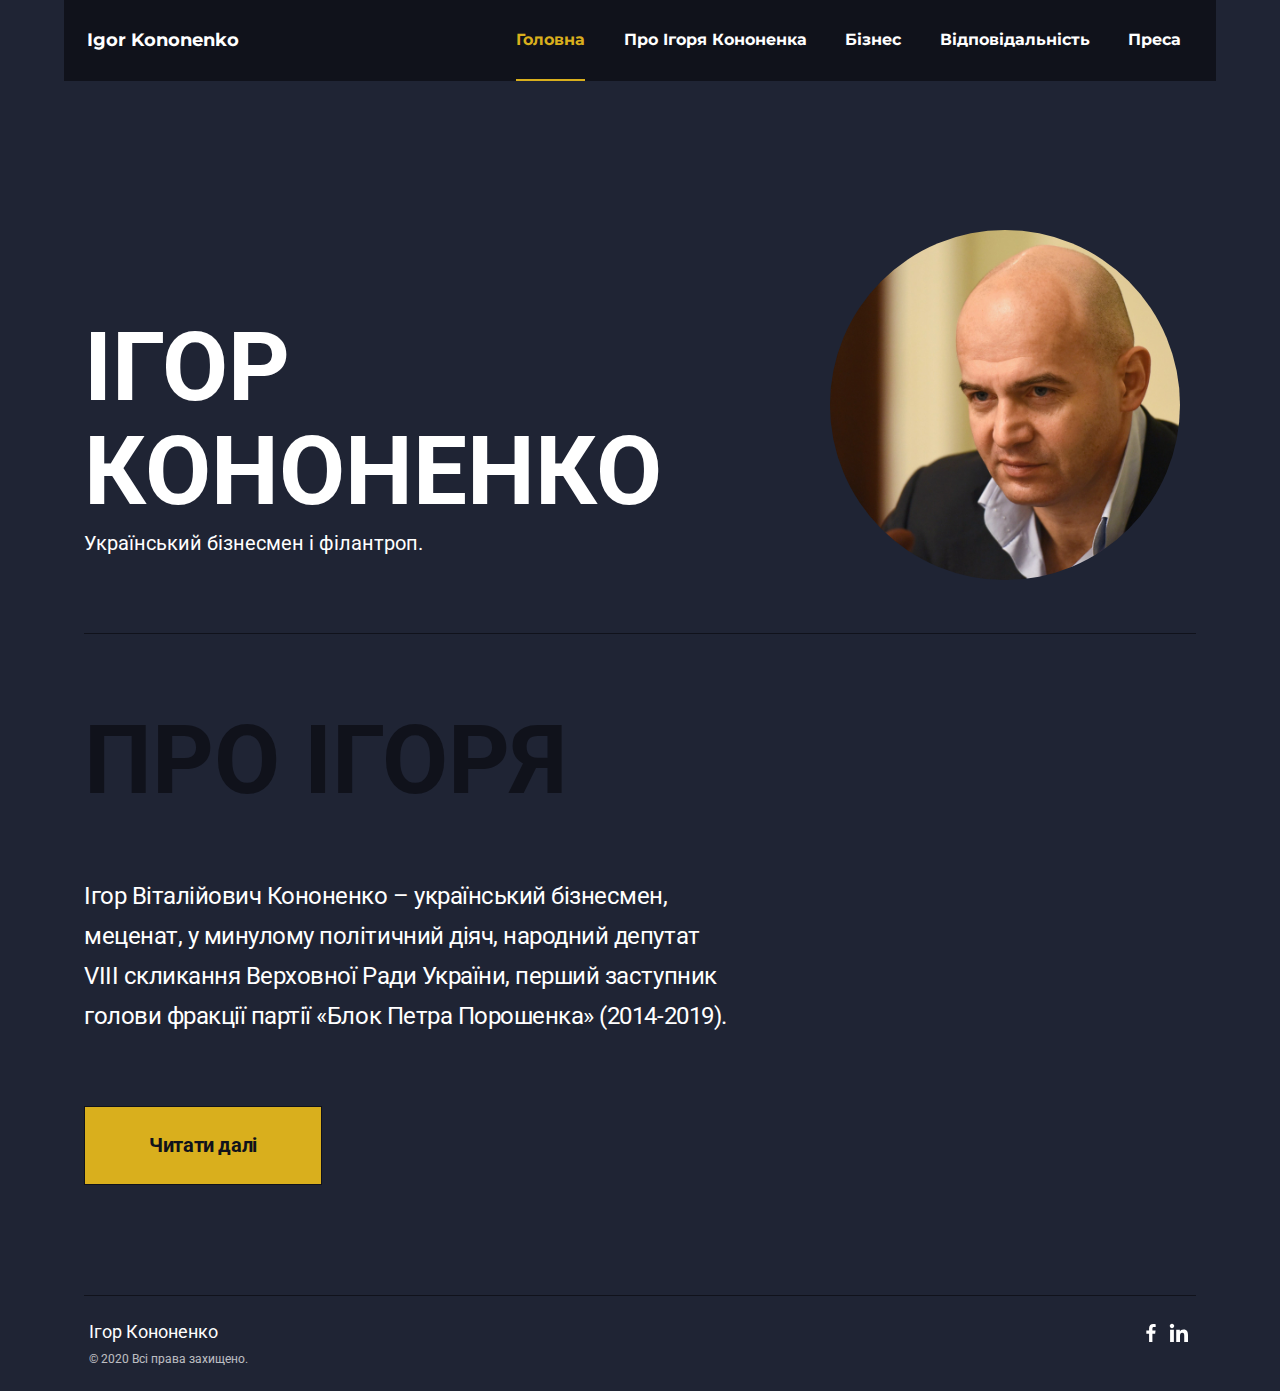
<file: index.html>
<!DOCTYPE html>
<html lang="ukr">
<head>
    <meta charset="UTF-8">
    <meta http-equiv="X-UA-Compatible" content="IE=edge">
    <meta name="viewport" content="width=device-width, initial-scale=1.0">
    <title>Document</title>
    <link rel="preconnect" href="https://fonts.gstatic.com">
    <link href="https://fonts.googleapis.com/css2?family=Montserrat&family=Roboto:wght@400;500&display=swap" rel="stylesheet">
    <link rel="stylesheet" href="css/slick.css">
    <link rel="stylesheet" href="css/jquery.fancybox.css">
    <link rel="stylesheet" href="css/reset.css">
    <link rel="stylesheet" href="css/style.css">
</head>
<body>
    <header class="header">
      <h2 class="header__name">Igor Kononenko</h2>
      <h2 class="header__mobile-name">Ігор Кононенко</h2>
      <nav class="header__navigation">
          <a class="header__list-link active" href="index.html">Головна</a>
          <a class="header__list-link" href="about.html">Про Ігоря Кононенка</a>
          <a class="header__list-link" href="bissnes.html">Бізнес</a>
          <a class="header__list-link" href="responsibylity.html">Відповідальність</a>
          <a class="header__list-link" href="press.html">Преса</a>
      </nav>
      <a class="mobile__menu-button" id="mobile-menu-btn"><img src="images/Frame.svg" alt="menu"></a>

      <!-- modal window -->
      <div class="modal" id="mobile-menu">

        <div class="modal__mobile">
          <div class="header-container">
          <h2 class="header-container-name">Ігор Кононенко</h2>
          <div class="close-btn" id="close">&times;</div>
          </div>

          <div class="mobile-menu" >
            <nav class="mobile-menu__list">
              <a href="index.html" class="mobile-menu__link">Головна</a>
              <a href="about.html" class="mobile-menu__link">Про Ігоря Кононенка</a>
              <a href="bissnes.html" class="mobile-menu__link">Бізнес</a>
              <a href="responsibylity.html" class="mobile-menu__link">Відповідальність</a>
              <a href="press.html" class="mobile-menu__link">Преса</a>
            </nav>
          </div>

          <footer class="footer">
            <div class="footer__info">
              <h3 class="footer__title">Ігор Кононенко</h3>
              <p class="footer__rights">© 2020 Всі права захищено.</p>
            </div>
          
            <div class="social-media">
              <a href="https://www.facebook.com/ihorkononenko1" class="social-media__link">
                <img class="social-media__images" src="images/facebook.svg" alt="facebook">
              </a>
              <a href="https://www.linkedin.com/in/ihor-kononenko" class="social-media__link">
                <img class="social-media__images" src="images/linkedin.svg" alt="linkedin">
              </a>
            </div>
          </footer>
        </div>
      </div>
    </header>

    <main class="title-page">
        <div class="info">
            <h1 class="info__title">ІГОР <br> КОНОНЕНКО</h1>
            <p class="info__info">Український бізнесмен і філантроп.</p>
            <img class="info__photo" src="images/kononenko.jpg" alt="photo" >
        </div>

        <div class="about">
            <h2 class="about__title">ПРО ІГОРЯ</h2>
            <h2 class="about__title--mobile"><b>ПРО ІГОРЯ КОНОНЕНКА</b></h2>
            <p class="about__info">Ігор Віталійович Кононенко – український бізнесмен, меценат, у минулому політичний діяч, народний депутат VIII скликання
            Верховної Ради України, перший заступник голови фракції партії «Блок Петра Порошенка» (2014-2019).</p>
        
        <a href="about.html" class="about__button">Читати далі</a>
        </div>
    </main>

    <footer class="footer">
        <div class="footer__info">
        <h3 class="footer__title">Ігор Кононенко</h3>
        <p class="footer__rights">© 2020 Всі права захищено.</p>
        </div>

        <div class="social-media">
             <a href="https://www.facebook.com/ihorkononenko1" class="social-media__link">
                <img class="social-media__images" src="images/facebook.svg" alt="facebook">
            </a>
            <a href="https://www.linkedin.com/in/ihor-kononenko" class="social-media__link">
                <img class="social-media__images" src="images/linkedin.svg" alt="linkedin">
            </a>
        </div>
    </footer>

        <script src="js/modal.js"></script>
        <script src="https://ajax.googleapis.com/ajax/libs/jquery/3.4.1/jquery.min.js"></script>
        <script src="js/slick.min.js"></script>
        <script src="js/jquery.fancybox.min.js"></script>
        <script src="js/main.js"></script>
  </body>
</html>
</file>
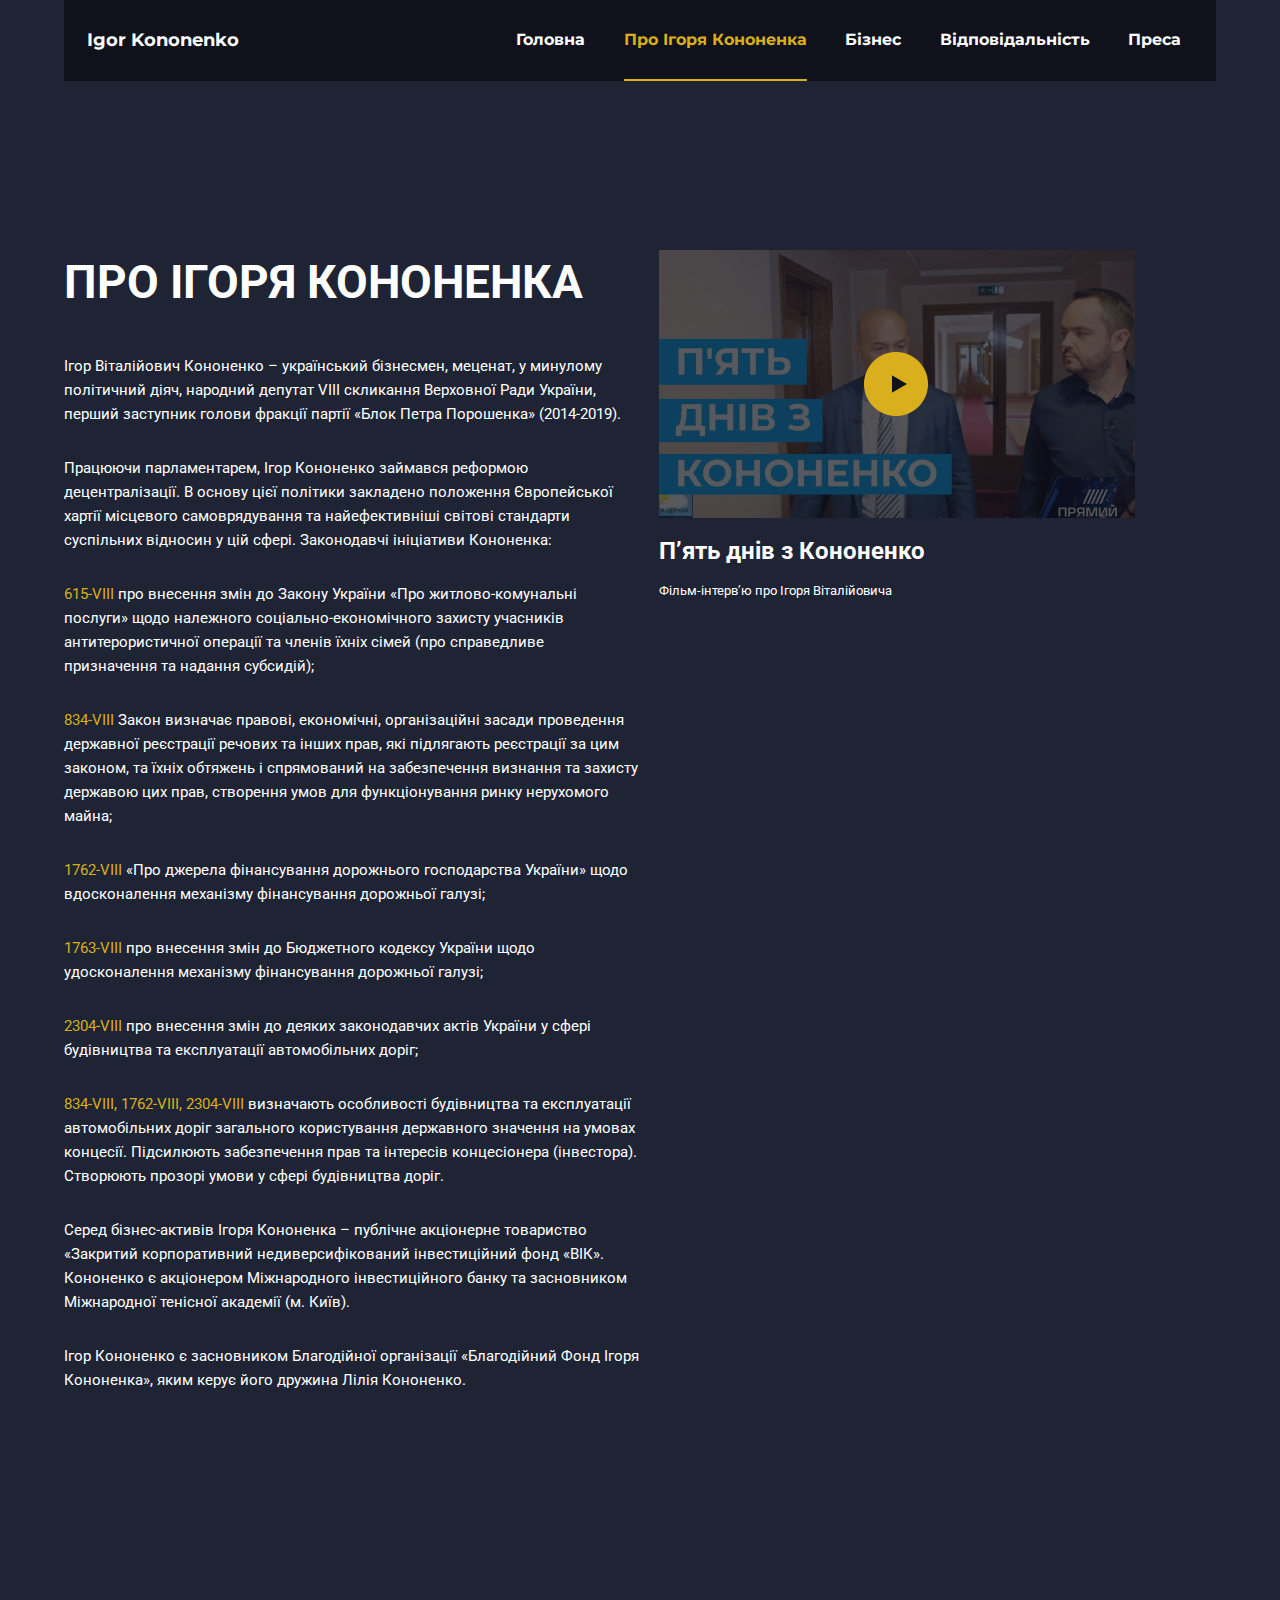
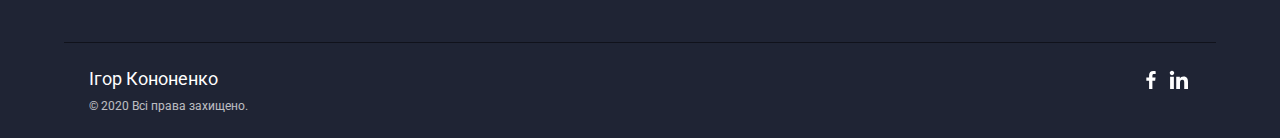
<file: about.html>
<!DOCTYPE html>
<html lang="ukr">
<head>
    <meta charset="UTF-8">
    <meta http-equiv="X-UA-Compatible" content="IE=edge">
    <meta name="viewport" content="width=device-width, initial-scale=1.0">
    <title>Document</title>
    <link rel="preconnect" href="https://fonts.gstatic.com">
    <link href="https://fonts.googleapis.com/css2?family=Montserrat&family=Roboto:wght@400;500&display=swap"rel="stylesheet">
    <link rel="stylesheet" href="css/slick.css">
    <link rel="stylesheet" href="css/jquery.fancybox.css">
    <link rel="stylesheet" href="css/reset.css">
    <link rel="stylesheet" href="css/style.css">
</head>

<body>
    <header class="header">
      <h2 class="header__name">Igor Kononenko</h2>
      <h2 class="header__mobile-name">Ігор Кононенко</h2>
      <nav class="header__navigation">
        <a class="header__list-link" href="index.html">Головна</a>
        <a class="header__list-link active" href="about.html">Про Ігоря Кононенка</a>
        <a class="header__list-link" href="bissnes.html">Бізнес</a>
        <a class="header__list-link" href="responsibylity.html">Відповідальність</a>
        <a class="header__list-link" href="press.html">Преса</a>
      </nav>
      <a class="mobile__menu-button" id="mobile-menu-btn"><img src="images/Frame.svg" alt="menu"> </a>

      <!-- modal window -->
      <div class="modal" id="mobile-menu">
      
        <div class="modal__mobile">
          <div class="header-container">
            <h2 class="header-container-name">Ігор Кононенко</h2>
            <div class="close-btn" id="close">&times;</div>
          </div>
          <div class="mobile-menu">
            <nav class="mobile-menu__list">
              <a href="index.html" class="mobile-menu__link">Головна</a>
              <a href="about.html" class="mobile-menu__link">Про Ігоря Кононенка</a>
              <a href="bissnes.html" class="mobile-menu__link">Бізнес</a>
              <a href="responsibylity.html" class="mobile-menu__link">Відповідальність</a>
              <a href="press.html" class="mobile-menu__link">Преса</a>
            </nav>
          </div>
          <footer class="footer">
            <div class="footer__info">
              <h3 class="footer__title">Ігор Кононенко</h3>
              <p class="footer__rights">© 2020 Всі права захищено.</p>
            </div>
      
            <div class="social-media">
              <a href="https://www.facebook.com/ihorkononenko1" class="social-media__link">
                <img class="social-media__images" src="images/facebook.svg" alt="facebook">
              </a>
              <a href="https://www.linkedin.com/in/ihor-kononenko" class="social-media__link">
                <img class="social-media__images" src="images/linkedin.svg" alt="linkedin">
              </a>
            </div>
          </footer>
        </div>
      </div>   
    </header>

    <main class="about-page">
      <div class="about-page__wrap">
        <h1 class="about-page__title">ПРО ІГОРЯ КОНОНЕНКА</h1>
        <div class="text">
          <p class="text__info">Ігор Віталійович Кононенко – український бізнесмен, меценат, у минулому політичний діяч,
            народний депутат VIII скликання
            Верховної Ради України, перший заступник голови фракції партії «Блок Петра Порошенка» (2014-2019).
          </p>
          <p class="text__info">Працюючи парламентарем, Ігор Кононенко займався реформою децентралізації. В основу цієї
            політики закладено положення
            Європейської хартії місцевого самоврядування та найефективніші світові стандарти суспільних відносин у цій сфері.
            Законодавчі ініціативи Кононенка:
          </p>
          <p class="text__info"><span>615-VIII</span> про внесення змін до Закону України «Про житлово-комунальні послуги»
            щодо належного соціально-економічного
            захисту учасників антитерористичної операції та членів їхніх сімей (про справедливе призначення та надання
            субсидій);
          </p>
          <p class="text__info"><span>834-VIII</span> Закон визначає правові, економічні, організаційні засади проведення
            державної реєстрації речових та інших прав,
            які підлягають реєстрації за цим законом, та їхніх обтяжень і спрямований на забезпечення визнання та захисту
            державою
            цих прав, створення умов для функціонування ринку нерухомого майна; </p>
          <p class="text__info"><span>1762-VIII</span> «Про джерела фінансування дорожнього господарства України» щодо
            вдосконалення механізму фінансування
            дорожньої галузі;
          </p>
          <p class="text__info"><span>1763-VIII</span> про внесення змін до Бюджетного кодексу України щодо удосконалення
            механізму фінансування дорожньої галузі;
          </p>
          <p class="text__info"><span>2304-VIII</span> про внесення змін до деяких законодавчих актів України у сфері
            будівництва та експлуатації автомобільних
            доріг;
          </p>
          <p class="text__info"><span>834-VIII, 1762-VIII, 2304-VIII</span> визначають особливості будівництва та
            експлуатації автомобільних доріг загального
            користування державного значення на умовах концесії.
            Підсилюють забезпечення прав та інтересів концесіонера (інвестора). Створюють прозорі умови у сфері будівництва
            доріг.
          </p>
          <p class="text__info">Серед бізнес-активів Ігоря Кононенка – публічне акціонерне товариство «Закритий
            корпоративний недиверсифікований
            інвестиційний фонд «ВІК». Кононенко є акціонером Міжнародного інвестиційного банку та засновником Міжнародної
            тенісної
            академії (м. Київ).
          </p>
          <p class="text__info">Ігор Кононенко є засновником Благодійної організації «Благодійний Фонд Ігоря Кононенка»,
            яким керує його дружина Лілія
            Кононенко.
          </p>
        </div>
      </div>
        
      
      <div class="video">
          <a class="video__link" data-fancybox href="https://youtu.be/ZJv6y89V9-o">
            <img class="video__btn" src="images/video-btn.jpg" alt="#">
          </a>
          <div class="video__text">
            <h3 class="video__title">П’ять днів з Кононенко</h3>
            <p class="video__about">Фільм-інтерв’ю про Ігоря Віталійовича</p>
        </div>
      </div>

    </main>
        
    <footer class="footer">
      <div class="footer__info">
        <h3 class="footer__title">Ігор Кононенко</h3>
        <p class="footer__rights">© 2020 Всі права захищено.</p>
      </div>
    
      <div class="social-media">
        <a href="https://www.facebook.com/ihorkononenko1" class="social-media__link">
          <img class="social-media__images" src="images/facebook.svg" alt="facebook">
        </a>
        <a href="https://www.linkedin.com/in/ihor-kononenko" class="social-media__link">
          <img class="social-media__images" src="images/linkedin.svg" alt="linkedin">
        </a>
      </div>
    </footer>

        <script src="js/modal.js"></script>
        <script src="https://ajax.googleapis.com/ajax/libs/jquery/3.4.1/jquery.min.js"></script>
        <script src="js/slick.min.js"></script>
        <script src="js/jquery.fancybox.min.js"></script>
        <script src="js/main.js"></script>
</body>
 </html>
</file>
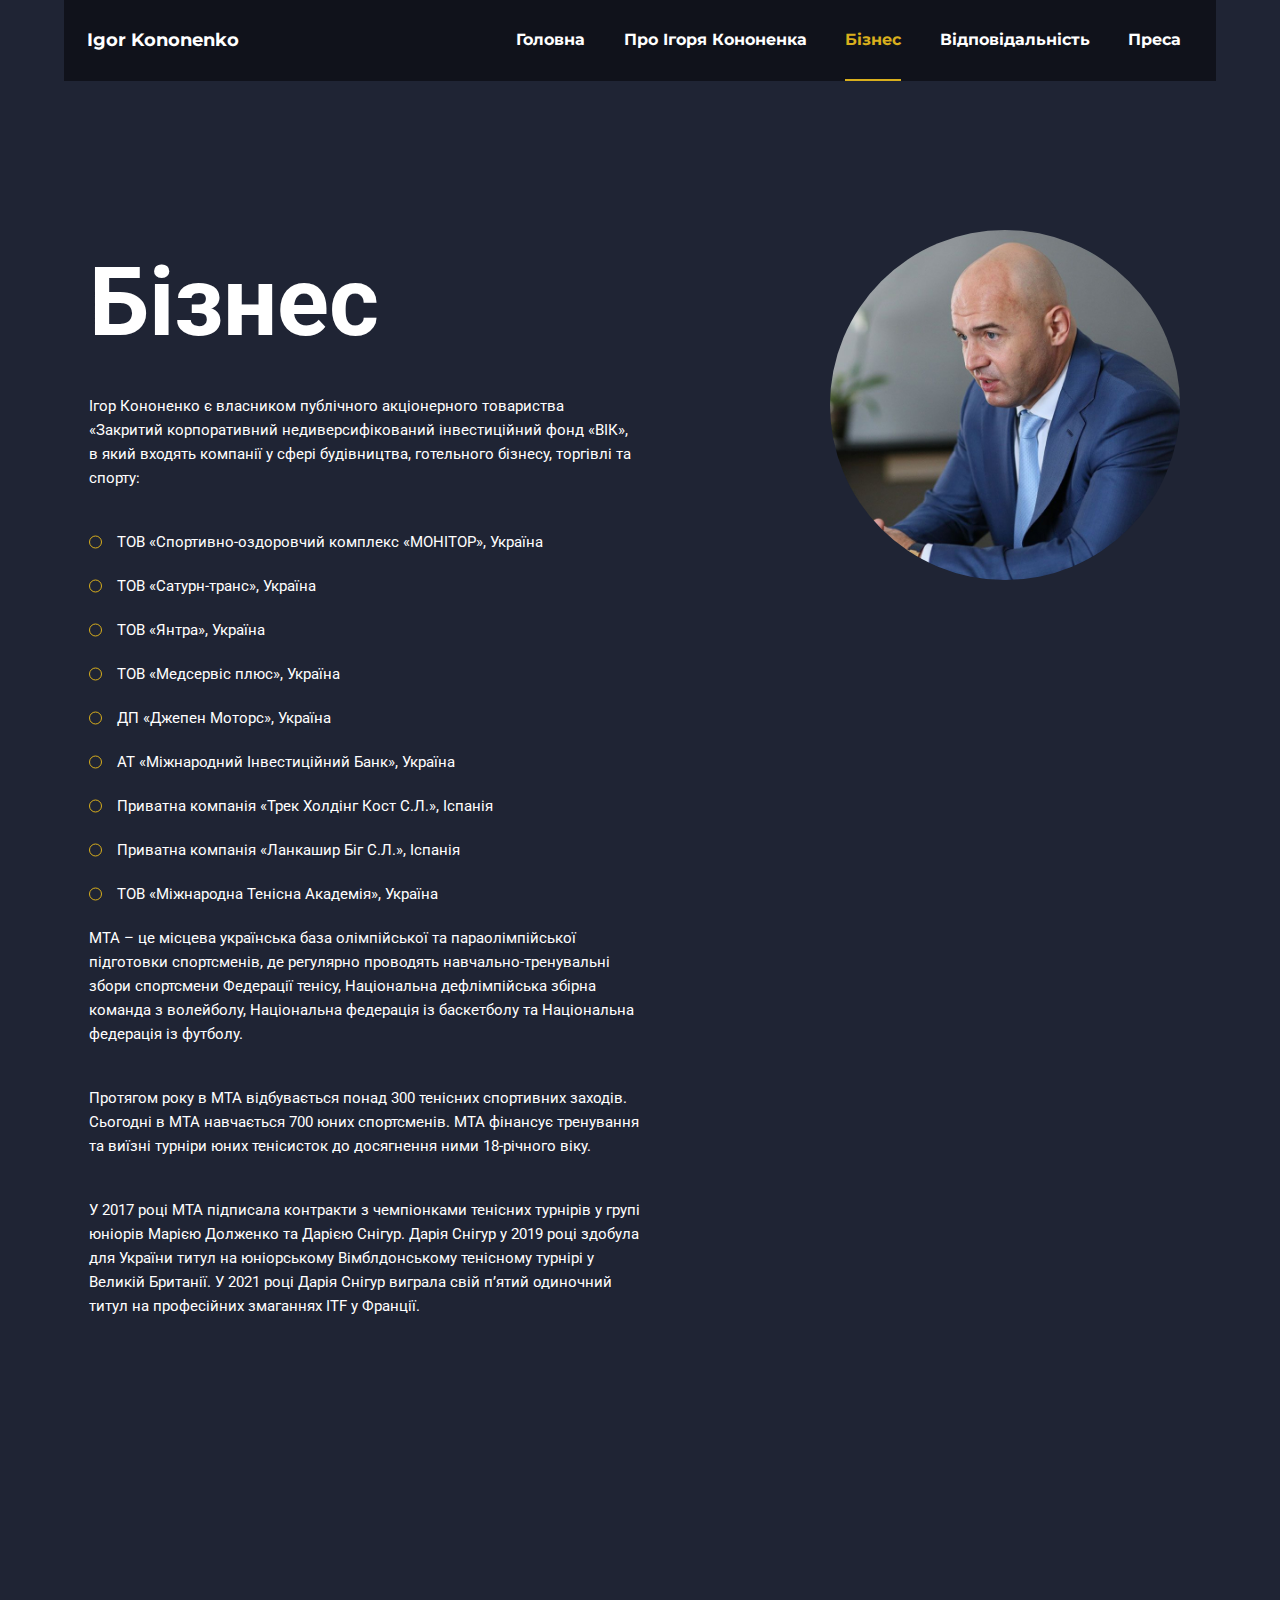
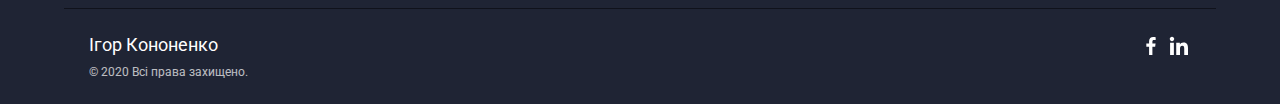
<file: bissnes.html>
<!DOCTYPE html>
<html lang="ukr">

<head>
    <meta charset="UTF-8">
    <meta http-equiv="X-UA-Compatible" content="IE=edge">
    <meta name="viewport" content="width=device-width, initial-scale=1.0">
    <title>Document</title>
    <link rel="preconnect" href="https://fonts.gstatic.com">
    <link href="https://fonts.googleapis.com/css2?family=Montserrat&family=Roboto:wght@400;500&display=swap" rel="stylesheet">
    <link rel="stylesheet" href="css/jquery.fancybox.css">
    <link rel="stylesheet" href="css/reset.css">
    <link rel="stylesheet" href="css/style.css">
</head>

<body>
    <header class="header">
      <h2 class="header__name">Igor Kononenko</h2>
    
      <h2 class="header__mobile-name">Ігор Кононенко</h2>
    
      <nav class="header__navigation">
        <a class="header__list-link" href="index.html">Головна</a>
        <a class="header__list-link" href="about.html">Про Ігоря Кононенка</a>
        <a class="header__list-link active" href="bissnes.html">Бізнес</a>
        <a class="header__list-link" href="responsibylity.html">Відповідальність</a>
        <a class="header__list-link" href="press.html">Преса</a>
      </nav>
    
      <a class="mobile__menu-button" id="mobile-menu-btn"><img src="images/Frame.svg" alt="menu"> </a>

      <!-- modal window -->
      <div class="modal" id="mobile-menu">
      
        <div class="modal__mobile">
          <div class="header-container">
            <h2 class="header-container-name">Ігор Кононенко</h2>
            <div class="close-btn" id="close">&times;</div>
          </div>
          <div class="mobile-menu">
            <nav class="mobile-menu__list">
              <a href="index.html" class="mobile-menu__link">Головна</a>
              <a href="about.html" class="mobile-menu__link">Про Ігоря Кононенка</a>
              <a href="bissnes.html" class="mobile-menu__link">Бізнес</a>
              <a href="responsibylity.html" class="mobile-menu__link">Відповідальність</a>
              <a href="press.html" class="mobile-menu__link">Преса</a>
            </nav>
          </div>
          <footer class="footer">
            <div class="footer__info">
              <h3 class="footer__title">Ігор Кононенко</h3>
              <p class="footer__rights">© 2020 Всі права захищено.</p>
            </div>
      
            <div class="social-media">
              <a href="https://www.facebook.com/ihorkononenko1" class="social-media__link">
                <img class="social-media__images" src="images/facebook.svg" alt="facebook">
              </a>
              <a href="https://www.linkedin.com/in/ihor-kononenko" class="social-media__link">
                <img class="social-media__images" src="images/linkedin.svg" alt="linkedin">
              </a>
            </div>
          </footer>
        </div>
      </div>   
    </header>

    <main class="bissnes">
      <div class="bissnes__wrap">
        <h1 class="bissnes__title">Бізнес</h1>

        <p class="bissnes__about-info">Ігор Кононенко є власником публічного акціонерного товариства «Закритий корпоративний недиверсифікований інвестиційний
        фонд «ВІК», в який входять компанії у сфері будівництва, готельного бізнесу, торгівлі та спорту:
        </p>

        <div class="bissnes__container">
          <ul class="bissnes__list">
              <li class="bissnes__list-info"><img class="bissnes__list-images" src="images/Ellipse 4.svg" alt="o"><p class="bissnes__list-text">ТОВ «Спортивно-оздоровчий комплекс «МОНІТОР», Україна</p></li>
              <li class="bissnes__list-info"><img class="bissnes__list-images" src="images/Ellipse 4.svg" alt="o"><p class="bissnes__list-text">ТОВ «Сатурн-транс», Україна</p></li>
              <li class="bissnes__list-info"><img class="bissnes__list-images" src="images/Ellipse 4.svg" alt="o"><p class="bissnes__list-text">ТОВ «Янтра», Україна</p></li>
              <li class="bissnes__list-info"><img class="bissnes__list-images" src="images/Ellipse 4.svg" alt="o"><p class="bissnes__list-text">ТОВ «Медсервіс плюс», Україна</p></li>
              <li class="bissnes__list-info"><img class="bissnes__list-images" src="images/Ellipse 4.svg" alt="o"><p class="bissnes__list-text">ДП «Джепен Моторс», Україна</p></li>
              <li class="bissnes__list-info"><img class="bissnes__list-images" src="images/Ellipse 4.svg" alt="o"><p class="bissnes__list-text">АТ «Міжнародний Інвестиційний Банк», Україна</p></li>
              <li class="bissnes__list-info"><img class="bissnes__list-images" src="images/Ellipse 4.svg" alt="o"><p class="bissnes__list-text">Приватна компанія «Трек Холдінг Кост С.Л.», Іспанія</p></li>
              <li class="bissnes__list-info"><img class="bissnes__list-images" src="images/Ellipse 4.svg" alt="o"><p class="bissnes__list-text">Приватна компанія «Ланкашир Біг С.Л.», Іспанія</p></li>
              <li class="bissnes__list-info"><img class="bissnes__list-images" src="images/Ellipse 4.svg" alt="o"><p class="bissnes__list-text">ТОВ «Міжнародна Тенісна Академія», Україна</p></li>
          </ul>
        </div>
    
        <p class="bissnes__info">МТА – це місцева українська база олімпійської та параолімпійської підготовки спортсменів, де регулярно проводять
        навчально-тренувальні збори спортсмени Федерації тенісу, Національна дефлімпійська збірна команда з волейболу,
        Національна федерація із баскетболу та Національна федерація із футболу.
        </p>
        <p class="bissnes__info">Протягом року в МТА відбувається понад 300 тенісних спортивних заходів. Сьогодні в МТА навчається 700 юних спортсменів.
        МТА фінансує тренування та виїзні турніри юних тенісисток до досягнення ними 18-річного віку.</p>
        <p class="bissnes__info">У 2017 році МТА підписала контракти з чемпіонками тенісних турнірів у групі юніорів Марією Долженко та Дарією Снігур.
        Дарія Снігур у 2019 році здобула для України титул на юніорському Вімблдонському тенісному турнірі у Великій Британії. У
        2021 році Дарія Снігур виграла свій п’ятий одиночний титул на професійних змаганнях ITF у Франції.</p>
      </div>
    
      <img class="bissnes__photo" src="images/biznes.jpg" alt="photo" >
    </main> 
    
    
    <footer class="footer">
      <div class="footer__info">
        <h3 class="footer__title">Ігор Кононенко</h3>
        <p class="footer__rights">© 2020 Всі права захищено.</p>
      </div>
    
      <div class="social-media">
        <a href="https://www.facebook.com/ihorkononenko1" class="social-media__link">
          <img class="social-media__images" src="images/facebook.svg" alt="facebook">
        </a>
        <a href="https://www.linkedin.com/in/ihor-kononenko" class="social-media__link">
          <img class="social-media__images" src="images/linkedin.svg" alt="linkedin">
        </a>
      </div>
    </footer>

    <script src="js/modal.js"></script>
    <script src="https://ajax.googleapis.com/ajax/libs/jquery/3.4.1/jquery.min.js"></script>
    <script src="js/slick.min.js"></script>
    <script src="js/jquery.fancybox.min.js"></script>
    <script src="js/main.js"></script>
</body>

</html>
</file>
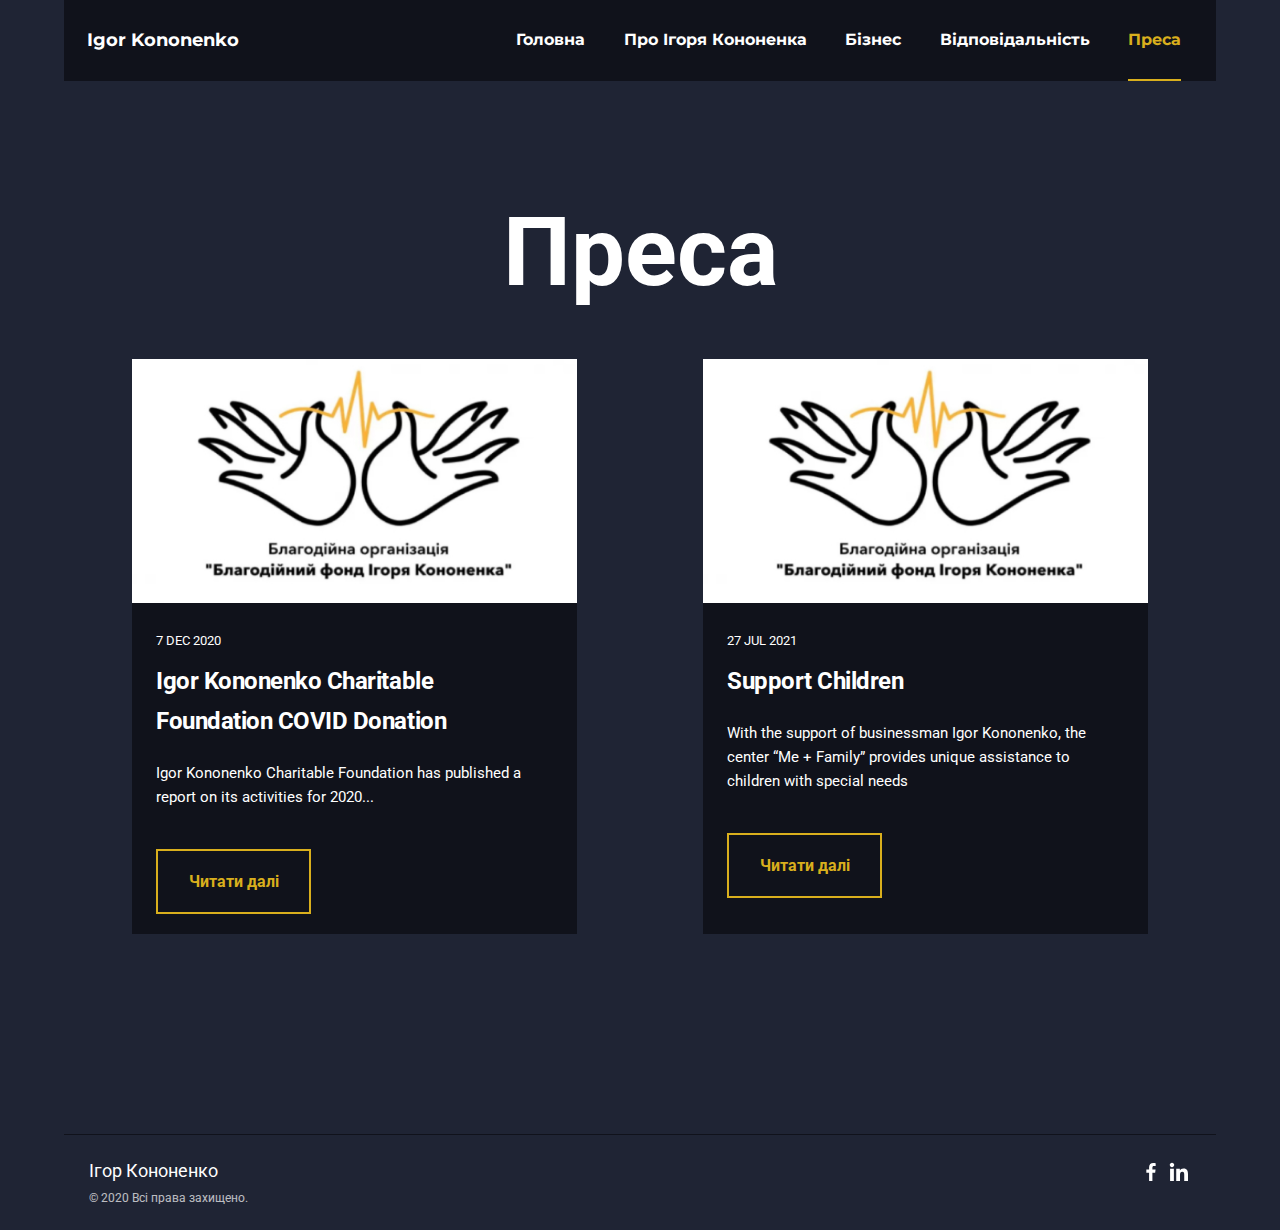
<file: press.html>
<!DOCTYPE html>
<html lang="ukr">

<head>
    <meta charset="UTF-8">
    <meta http-equiv="X-UA-Compatible" content="IE=edge">
    <meta name="viewport" content="width=device-width, initial-scale=1.0">
    <title>Document</title>
    <link rel="preconnect" href="https://fonts.gstatic.com">
    <link href="https://fonts.googleapis.com/css2?family=Montserrat&family=Roboto:wght@400;500&display=swap"
      rel="stylesheet">
    <link rel="stylesheet" href="css/reset.css">
    <link rel="stylesheet" href="css/style.css">
</head>

<body>
    <header class="header">
      <h2 class="header__name">Igor Kononenko</h2>
    
      <h2 class="header__mobile-name">Ігор Кононенко</h2>
    
      <nav class="header__navigation">
        <a class="header__list-link" href="index.html">Головна</a>
        <a class="header__list-link" href="about.html">Про Ігоря Кононенка</a>
        <a class="header__list-link" href="bissnes.html">Бізнес</a>
        <a class="header__list-link" href="responsibylity.html">Відповідальність</a>
        <a class="header__list-link active" href="press.html">Преса</a>
      </nav>
    
      <a class="mobile__menu-button" id="mobile-menu-btn"><img src="images/Frame.svg" alt="menu"> </a>

      <!-- modal window -->
      <div class="modal" id="mobile-menu">
      
        <div class="modal__mobile">
          <div class="header-container">
            <h2 class="header-container-name">Ігор Кононенко</h2>
            <div class="close-btn" id="close">&times;</div>
          </div>
          <div class="mobile-menu">
            <nav class="mobile-menu__list">
              <a href="index.html" class="mobile-menu__link">Головна</a>
              <a href="about.html" class="mobile-menu__link">Про Ігоря Кононенка</a>
              <a href="bissnes.html" class="mobile-menu__link">Бізнес</a>
              <a href="responsibylity.html" class="mobile-menu__link">Відповідальність</a>
              <a href="press.html" class="mobile-menu__link">Преса</a>
            </nav>
          </div>
          <footer class="footer">
            <div class="footer__info">
              <h3 class="footer__title">Ігор Кононенко</h3>
              <p class="footer__rights">© 2020 Всі права захищено.</p>
            </div>
      
            <div class="social-media">
              <a href="https://www.facebook.com/ihorkononenko1" class="social-media__link">
                <img class="social-media__images" src="images/facebook.svg" alt="facebook">
              </a>
              <a href="https://www.linkedin.com/in/ihor-kononenko" class="social-media__link">
                <img class="social-media__images" src="images/linkedin.svg" alt="linkedin">
              </a>
            </div>
          </footer>
        </div>
      </div>
    </header>

    <main class="press">
      <h1 class="press__title">Преса</h1>
      <div class="press__wrap">
        <div class="press-container">
          <div class="press-container__block">
            <img src="images/fund.jpg" alt="photo__fund" class="press-container__photo">
              <div class="press-container__wrap">
                <h3 class="press-container__date">7 DEC 2020</h3>
                <h2 class="press-container__title">Igor Kononenko Charitable Foundation COVID Donation</h2>
                <p class="press-container__info">Igor Kononenko Charitable Foundation has published a report on its activities for
                  2020...</p>
                <a href="https://ukranews.com/en/news/743882-in-2020-igor-kononenko-charitable-foundation-donated-uah-5-7-million-to-help-fight-covid-19" class="press-container__button">Читати далі</a>
            </div>
          </div>
        </div>

        <div class="press-container">
          <div class="press-container__block">
            <img src="images/fund.jpg" alt="photo__fund" class="press-container__photo">
            <div class="press-container__wrap">
              <h3 class="press-container__date">27 JUL 2021</h3>
              <h2 class="press-container__title">Support Children</h2>
              <p class="press-container__info">With the support of businessman Igor Kononenko, the center “Me + Family” provides unique assistance to children with
              special needs</p>
              <a href="https://ukranews.com/en/news/743882-in-2020-igor-kononenko-charitable-foundation-donated-uah-5-7-million-to-help-fight-covid-19"
                class="press-container__button">Читати далі</a>
            </div>
          </div>
        </div>
      </div>
    </main>
   
   
    <footer class="footer">
      <div class="footer__info">
        <h3 class="footer__title">Ігор Кононенко</h3>
        <p class="footer__rights">© 2020 Всі права захищено.</p>
      </div>
    
      <div class="social-media">
        <a href="https://www.facebook.com/ihorkononenko1" class="social-media__link">
          <img class="social-media__images" src="images/facebook.svg" alt="facebook">
        </a>
        <a href="https://www.linkedin.com/in/ihor-kononenko" class="social-media__link">
          <img class="social-media__images" src="images/linkedin.svg" alt="linkedin">
        </a>
      </div>
    </footer>

    <script src="js/modal.js"></script>
    <script src="https://ajax.googleapis.com/ajax/libs/jquery/3.4.1/jquery.min.js"></script>
    <script src="js/slick.min.js"></script>
    <script src="js/jquery.fancybox.min.js"></script>
    <script src="js/main.js"></script>
</body>

</html>
</file>
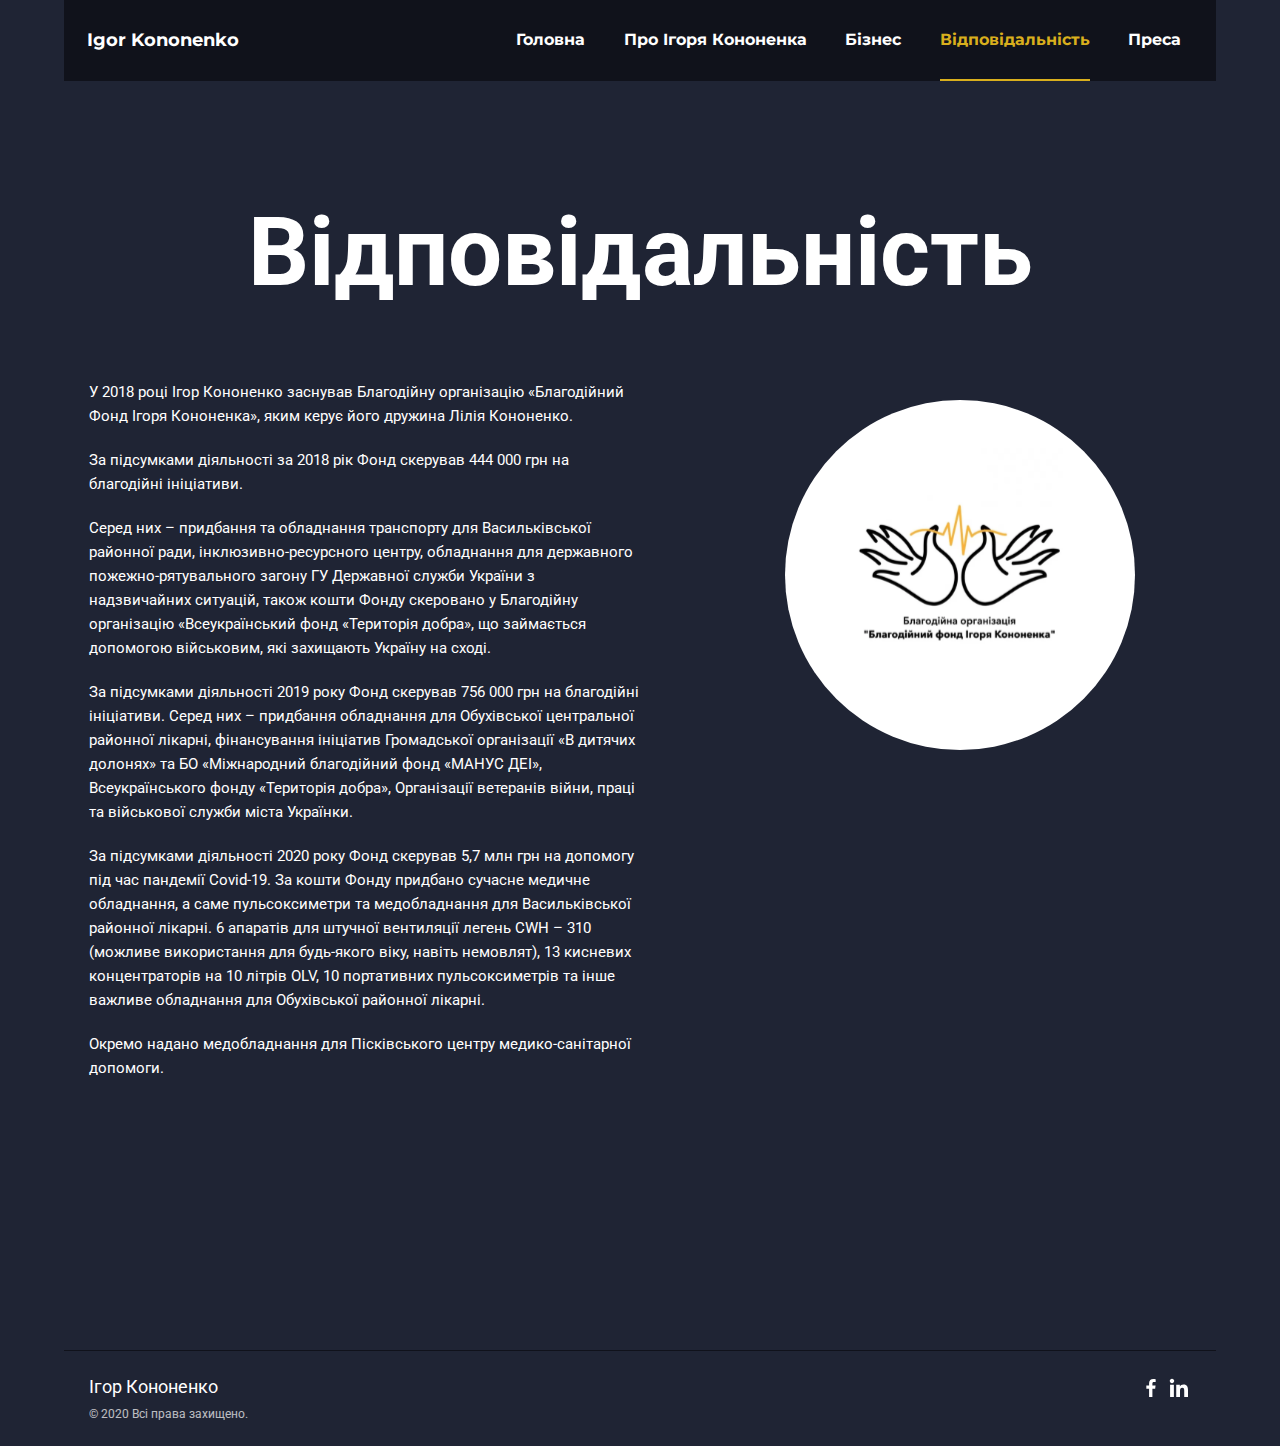
<file: responsibylity.html>
<!DOCTYPE html>
<html lang="ukr">
<head>
    <meta charset="UTF-8">
    <meta http-equiv="X-UA-Compatible" content="IE=edge">
    <meta name="viewport" content="width=device-width, initial-scale=1.0">
    <title>Document</title>
    <link rel="preconnect" href="https://fonts.gstatic.com">
    <link href="https://fonts.googleapis.com/css2?family=Montserrat&family=Roboto:wght@400;500&display=swap"
      rel="stylesheet">
    <link rel="stylesheet" href="css/jquery.fancybox.css">
    <link rel="stylesheet" href="css/reset.css">
    <link rel="stylesheet" href="css/style.css">
</head>
<body>
    <header class="header">
      <h2 class="header__name">Igor Kononenko</h2>
    
      <h2 class="header__mobile-name">Ігор Кононенко</h2>
    
      <nav class="header__navigation">
        <a class="header__list-link" href="index.html">Головна</a>
        <a class="header__list-link" href="about.html">Про Ігоря Кононенка</a>
        <a class="header__list-link" href="bissnes.html">Бізнес</a>
        <a class="header__list-link active" href="responsibylity.html">Відповідальність</a>
        <a class="header__list-link" href="press.html">Преса</a>
      </nav>
    
      <a class="mobile__menu-button" id="mobile-menu-btn"><img src="images/Frame.svg" alt="menu"> </a>

      <!-- modal window -->
      <div class="modal" id="mobile-menu">
      
        <div class="modal__mobile">
          <div class="header-container">
            <h2 class="header-container-name">Ігор Кононенко</h2>
            <div class="close-btn" id="close">&times;</div>
          </div>
          <div class="mobile-menu">
            <nav class="mobile-menu__list">
              <a href="index.html" class="mobile-menu__link">Головна</a>
              <a href="about.html" class="mobile-menu__link">Про Ігоря Кононенка</a>
              <a href="bissnes.html" class="mobile-menu__link">Бізнес</a>
              <a href="responsibylity.html" class="mobile-menu__link">Відповідальність</a>
              <a href="press.html" class="mobile-menu__link">Преса</a>
            </nav>
          </div>
          <footer class="footer">
            <div class="footer__info">
              <h3 class="footer__title">Ігор Кононенко</h3>
              <p class="footer__rights">© 2020 Всі права захищено.</p>
            </div>
      
            <div class="social-media">
              <a href="https://www.facebook.com/ihorkononenko1" class="social-media__link">
                <img class="social-media__images" src="images/facebook.svg" alt="facebook">
              </a>
              <a href="https://www.linkedin.com/in/ihor-kononenko" class="social-media__link">
                <img class="social-media__images" src="images/linkedin.svg" alt="linkedin">
              </a>
            </div>
          </footer>
        </div>
      </div>
    </header>

    <main class="responsibylity">
      <h1 class="responsibylity__title">Відповідальність</h1>
      <div class="responsibylity__wrap">
        <p class="responsibylity__info">
            У 2018 році Ігор Кононенко заснував Благодійну організацію «Благодійний Фонд Ігоря Кононенка», яким керує його дружина
            Лілія Кононенко.
        </p>
        <p class="responsibylity__info">
            За підсумками діяльності за 2018 рік Фонд скерував 444 000 грн на благодійні ініціативи.
        </p>
        <p class="responsibylity__info">
             Серед них – придбання та обладнання транспорту для Васильківської районної ради, інклюзивно-ресурсного центру,
            обладнання для державного пожежно-рятувального загону ГУ Державної служби України з надзвичайних ситуацій, також кошти
            Фонду скеровано у Благодійну організацію «Всеукраїнський фонд «Територія добра», що займається допомогою військовим, які
            захищають Україну на сході.
        </p>
        <p class="responsibylity__info">
            За підсумками діяльності 2019 року Фонд скерував 756 000 грн на благодійні ініціативи.
            Серед них – придбання обладнання для Обухівської центральної районної лікарні, фінансування ініціатив Громадської
            організації «В дитячих долонях» та БО «Міжнародний благодійний фонд «МАНУС ДЕІ», Всеукраїнського фонду «Територія
            добра», Організації ветеранів війни, праці та військової служби міста Українки.
        </p>
        <p class="responsibylity__info">
            За підсумками діяльності 2020 року Фонд скерував 5,7 млн грн на допомогу під час пандемії Covid-19. За кошти Фонду
            придбано сучасне медичне обладнання, а саме пульсоксиметри та медобладнання для Васильківської районної лікарні. 6
            апаратів для штучної вентиляції легень CWH – 310 (можливе використання для будь-якого віку, навіть немовлят), 13
            кисневих концентраторів на 10 літрів OLV, 10 портативних пульсоксиметрів та інше важливе обладнання для Обухівської
            районної лікарні.
        </p>
        <p class="responsibylity__info">
            Окремо надано медобладнання для Пісківського центру медико-санітарної допомоги.
        </p>
      </div>

        <img class="responsibylity__photo" src="images/Frame 1.svg" alt="#" > 

    </main>

    <footer class="footer">
      <div class="footer__info">
        <h3 class="footer__title">Ігор Кононенко</h3>
        <p class="footer__rights">© 2020 Всі права захищено.</p>
      </div>
    
      <div class="social-media">
        <a href="https://www.facebook.com/ihorkononenko1" class="social-media__link">
          <img class="social-media__images" src="images/facebook.svg" alt="facebook">
        </a>
        <a href="https://www.linkedin.com/in/ihor-kononenko" class="social-media__link">
          <img class="social-media__images" src="images/linkedin.svg" alt="linkedin">
        </a>
      </div>
    </footer>

    <script src="js/modal.js"></script>
    <script src="https://ajax.googleapis.com/ajax/libs/jquery/3.4.1/jquery.min.js"></script>
    <script src="js/slick.min.js"></script>
    <script src="js/jquery.fancybox.min.js"></script>
    <script src="js/main.js"></script>
</body>
 </html>
</file>
<file: css/style.css>
* {
  box-sizing: border-box;
}

a {
  text-decoration: none;
}

li {
  list-style: none;
}

body {
  background-color: #1F2434;
  color: #fff;
  display: grid;
  grid-template-rows: 80px 1f 90px;
  min-width: 320px;
}

.header {
  background-color: #10121B;
  display: flex;
  flex-direction: row;
  padding: 30px 35px 30px 23px;
  justify-content: space-between;
  font-family: "Montserrat", sans-serif;
}
.header__navigation {
  display: none;
}
.header__name {
  display: none;
}
.header .language {
  display: none;
}
.header .language-link {
  text-decoration: none;
  color: #fff;
  font-weight: bold;
}
.header .language-link:hover {
  color: #D9AF1D;
}
.header .language .on {
  color: #D9AF1D;
}

.title-page {
  padding: 0 20px 0 20px;
}
.title-page .info {
  padding: 65px 0 70px 0;
  display: flex;
  flex-direction: column;
  border-bottom: 1px solid #10121B;
}
.title-page .info__title {
  font-family: "Roboto", sans-serif;
  font-size: 46px;
  line-height: 64px;
  order: 2;
}
.title-page .info__info {
  font-family: "Roboto", sans-serif;
  font-size: 20px;
  line-height: 40px;
  order: 3;
}
.title-page .info__photo {
  position: static;
  width: 200px;
  height: 200px;
  border-radius: 100%;
  order: 1;
  align-self: flex-end;
}
.title-page .about {
  padding: 70px 0 110px 0;
  display: flex;
  flex-direction: column;
  border-bottom: 1px solid #10121B;
}
.title-page .about__title--mobile {
  font-size: 48px;
  line-height: 64px;
  color: #10121B;
  font-family: "Roboto", sans-serif;
  font-weight: bold;
  margin-bottom: 20px;
}
.title-page .about__info {
  font-size: 15px;
  line-height: 24px;
  letter-spacing: -0.02em;
  font-family: "Roboto", sans-serif;
  margin-bottom: 70px;
}
.title-page .about__title {
  display: none;
}
.title-page .about__button {
  height: 65px;
  width: 155px;
  color: #10121B;
  background-color: #D9AF1D;
  text-align: center;
  display: flex;
  justify-content: center;
  align-items: center;
  font-family: "Roboto", sans-serif;
  font-weight: bold;
  font-size: 16px;
  line-height: 39px;
  border: 1px solid #10121B;
  transition: all 1s;
}
.title-page .about__button:hover {
  border: 1px solid #D9AF1D;
  border-radius: 15px;
  color: #D9AF1D;
  background-color: #fff;
  text-shadow: #fff 1px 1px 0, #fff -1px -1px 0, #fff -1px 1px 0, #fff 1px -1px 0;
}

.footer {
  display: flex;
  flex-direction: row;
  justify-content: space-between;
  padding: 25px;
}
.footer__title {
  margin-bottom: 10px;
  font-size: 18px;
  line-height: 21px;
  font-weight: normal;
  font-family: "Roboto", sans-serif;
}
.footer__rights {
  font-size: 12px;
  line-height: 14px;
  font-family: "Roboto", sans-serif;
  opacity: 0.7;
}

.about-page {
  max-width: 100vw;
  padding: 70px 20px 190px 20px;
  display: flex;
  flex-direction: column;
  border-bottom: 1px solid #10121B;
}
.about-page .video {
  order: -1;
  margin-bottom: 65px;
}
.about-page .video__title {
  font-family: "Roboto", sans-serif;
  font-weight: bold;
  font-size: 24px;
  line-height: 40px;
}
.about-page .video__about {
  font-weight: normal;
  font-family: "Roboto", sans-serif;
  font-size: 13px;
  line-height: 40px;
}
.about-page .video__btn {
  max-width: 88vw;
  margin-bottom: 10px;
}
.about-page__title {
  order: 2;
  font-family: "Roboto", sans-serif;
  font-size: 46px;
  line-height: 64px;
  margin-bottom: 40px;
}
.about-page .text {
  order: 3;
  max-width: 95vw;
}
.about-page .text__info {
  font-family: "Roboto", sans-serif;
  font-size: 15px;
  line-height: 24px;
  margin-bottom: 30px;
}
.about-page .text__info span {
  color: #D9AF1D;
}
.about-page .text__info:nth-last-child(-n+1) {
  margin-bottom: 0;
}
.about-page .text:nth-last-child(-n+1) {
  margin-bottom: 0;
}

.bissnes {
  padding: 65px 20px 135px 20px;
  display: flex;
  flex-direction: column;
  border-bottom: 1px solid #10121B;
}
.bissnes__wrap {
  order: 2;
}
.bissnes__title {
  font-size: 48px;
  line-height: 64px;
  font-family: "Roboto", sans-serif;
  font-weight: bold;
  margin-bottom: 40px;
}
.bissnes__about-info {
  font-size: 15px;
  line-height: 24px;
  font-family: "Roboto", sans-serif;
  margin-bottom: 40px;
}
.bissnes__list:nth-last-child(-n+1) {
  margin-bottom: 0;
}
.bissnes__list-info {
  margin-bottom: 20px;
  font-size: 15px;
  line-height: 24px;
  font-family: "Roboto", sans-serif;
  display: flex;
}
.bissnes__list-text {
  margin-left: 15px;
}
.bissnes__list-images {
  position: relative;
}
.bissnes__info {
  font-size: 15px;
  line-height: 24px;
  font-family: "Roboto", sans-serif;
  margin-bottom: 40px;
}
.bissnes__photo {
  width: 200px;
  height: 200px;
  border-radius: 100%;
  order: 1;
  align-self: flex-end;
}

.responsibylity {
  padding: 65px 20px 105px 20px;
  display: flex;
  flex-direction: column;
  border-bottom: 1px solid #10121B;
}
.responsibylity__wrap {
  order: 3;
}
.responsibylity__title {
  order: 2;
  font-size: 34px;
  line-height: 34px;
  font-family: "Roboto", sans-serif;
  font-weight: bold;
  margin-bottom: 40px;
  text-align: center;
}
.responsibylity__info {
  font-size: 15px;
  line-height: 24px;
  font-family: "Roboto", sans-serif;
  margin-bottom: 20px;
  text-align: left;
}
.responsibylity__photo {
  width: 270px;
  height: 270px;
  align-self: center;
  order: 1;
  margin-bottom: 40px;
}

.press {
  padding: 65px 20px 115px 20px;
  display: flex;
  flex-direction: column;
  border-bottom: 1px solid #10121B;
}
.press__title {
  font-size: 48px;
  line-height: 64px;
  font-family: "Roboto", sans-serif;
  font-weight: bold;
  margin-bottom: 40px;
}
.press__wrap {
  display: flex;
  flex-direction: column;
  gap: 30px;
}
.press .press-container {
  background-color: #10121B;
}
.press .press-container__photo {
  width: 100%;
}
.press .press-container__wrap {
  padding: 15px 24px 20px;
}
.press .press-container__date {
  font-weight: normal;
  font-family: "Roboto", sans-serif;
  font-size: 13px;
  line-height: 40px;
}
.press .press-container__title {
  font-family: "Roboto", sans-serif;
  font-style: normal;
  font-weight: bold;
  font-size: 24px;
  line-height: 40px;
  letter-spacing: -0.02em;
  margin-bottom: 20px;
}
.press .press-container__info {
  font-size: 15px;
  line-height: 24px;
  font-family: "Roboto", sans-serif;
  margin-bottom: 40px;
}
.press .press-container__button {
  height: 65px;
  width: 155px;
  color: #D9AF1D;
  background-color: #10121B;
  text-align: center;
  display: flex;
  justify-content: center;
  align-items: center;
  font-family: "Roboto", sans-serif;
  font-weight: bold;
  font-size: 16px;
  line-height: 39px;
  border: 2px solid #D9AF1D;
}

.modal {
  display: none;
  position: fixed;
  z-index: 1;
  left: 0;
  top: 0;
  max-width: 100vw;
  height: 100vh;
  background-color: #10121B;
  overflow-y: hidden;
}

.modal__mobile {
  background-color: #10121B;
  width: 100vw;
  height: 100%;
  display: grid;
  grid-template-rows: 0.5fr 3fr 1fr;
  grid-template-columns: 100vw;
  flex-direction: column;
  justify-content: space-evenly;
  overflow-y: hidden;
}

.header-container {
  padding: 0px 25px 0 25px;
  display: flex;
  flex-direction: row;
  align-items: center;
  justify-content: space-between;
}

.close-btn {
  color: #D9AF1D;
  font-size: 40px;
  font-weight: normal;
}

.close:hover,
.close:focus {
  color: black;
  text-decoration: none;
  cursor: pointer;
}

.mobile-menu {
  padding: 0 25px;
  display: flex;
  align-items: center;
}
.mobile-menu__list {
  display: flex;
  flex-direction: column;
  justify-content: space-between;
}
.mobile-menu__link {
  display: flex;
  text-decoration: none;
  color: #fff;
  font-family: "Roboto", sans-serif;
  font-size: 25px;
  line-height: 35px;
  margin-bottom: 10px;
}
.mobile-menu__link:hover {
  color: #D9AF1D;
}

@media (min-width: 1150px) {
  body {
    padding: 0 5vw;
  }

  .mobile__menu-button {
    display: none;
  }

  .header__mobile-name {
    display: none;
  }

  .header {
    z-index: 2;
    display: flex;
    position: fixed;
    flex-direction: row;
    justify-content: space-between;
    width: 90vw;
    padding-bottom: 0;
  }
  .header__name {
    display: block;
    font-weight: bold;
    font-size: 18px;
    line-height: 21px;
  }
  .header__navigation {
    display: flex;
    flex-direction: row;
    gap: 3vw;
  }
  .header__navigation .active {
    color: #D9AF1D;
    padding-bottom: 30px;
    border-bottom: 2px solid #D9AF1D;
  }
  .header__list-link {
    text-decoration: none;
    color: #fff;
    font-size: 16px;
    line-height: 19px;
    font-weight: bold;
  }

  .title-page .info {
    padding-top: 315px;
  }
  .title-page .info__photo {
    position: fixed;
    top: 230px;
    right: 100px;
    width: 350px;
    height: 350px;
  }
  .title-page .info__title {
    font-weight: bold;
    font-size: 96px;
    line-height: 104px;
    text-transform: uppercase;
  }
  .title-page .about__title--mobile {
    display: none;
  }
  .title-page .about__title {
    display: block;
    color: #10121B;
    font-weight: bold;
    font-size: 96px;
    line-height: 112px;
    text-transform: uppercase;
    font-family: "Roboto", sans-serif;
    margin-bottom: 60px;
  }
  .title-page .about__info {
    width: 650px;
    font-size: 24px;
    line-height: 40px;
    letter-spacing: -0.02em;
  }
  .title-page .about__button {
    width: 238px;
    height: 79px;
    font-size: 20px;
    line-height: 39px;
    letter-spacing: -0.02em;
  }

  .about-page {
    padding: 250px 0;
    display: grid;
    grid-template-columns: 1fr 1fr;
  }
  .about-page .video {
    z-index: 1;
    position: absolute;
    order: 2;
    right: 145px;
    width: 476px;
    height: 268px;
    margin-bottom: 400px;
  }
  .about-page__wrap {
    order: -1;
  }

  .bissnes {
    padding: 250px 25px;
    display: grid;
    grid-template-columns: 1fr 1fr;
  }
  .bissnes__wrap {
    order: 1;
  }
  .bissnes__title {
    font-weight: bold;
    font-size: 96px;
    line-height: 104px;
  }
  .bissnes__photo {
    position: fixed;
    right: 100px;
    width: 350px;
    height: 350px;
    top: 230px;
  }

  .responsibylity {
    padding: 200px 25px 250px 25px;
    display: grid;
    grid-template-rows: 1fr 4fr;
    grid-template-columns: 1fr 1fr;
  }
  .responsibylity__wrap {
    order: 2;
  }
  .responsibylity__title {
    grid-column-start: 1;
    grid-column-end: 3;
    order: 1;
    font-weight: bold;
    font-size: 96px;
    line-height: 104px;
  }
  .responsibylity__photo {
    position: absolute;
    order: 3;
    right: 145px;
    top: 400px;
    width: 350px;
    height: 350px;
  }

  .press {
    padding: 200px 20px;
    display: flex;
    flex-direction: column;
    justify-content: center;
    align-items: center;
  }
  .press__title {
    font-weight: bold;
    font-size: 96px;
    line-height: 104px;
    margin-bottom: 55px;
  }
  .press__wrap {
    display: flex;
    flex-direction: row;
    justify-content: space-around;
  }
  .press .press-container {
    width: 40%;
  }
}

/*# sourceMappingURL=style.css.map */
</file>
